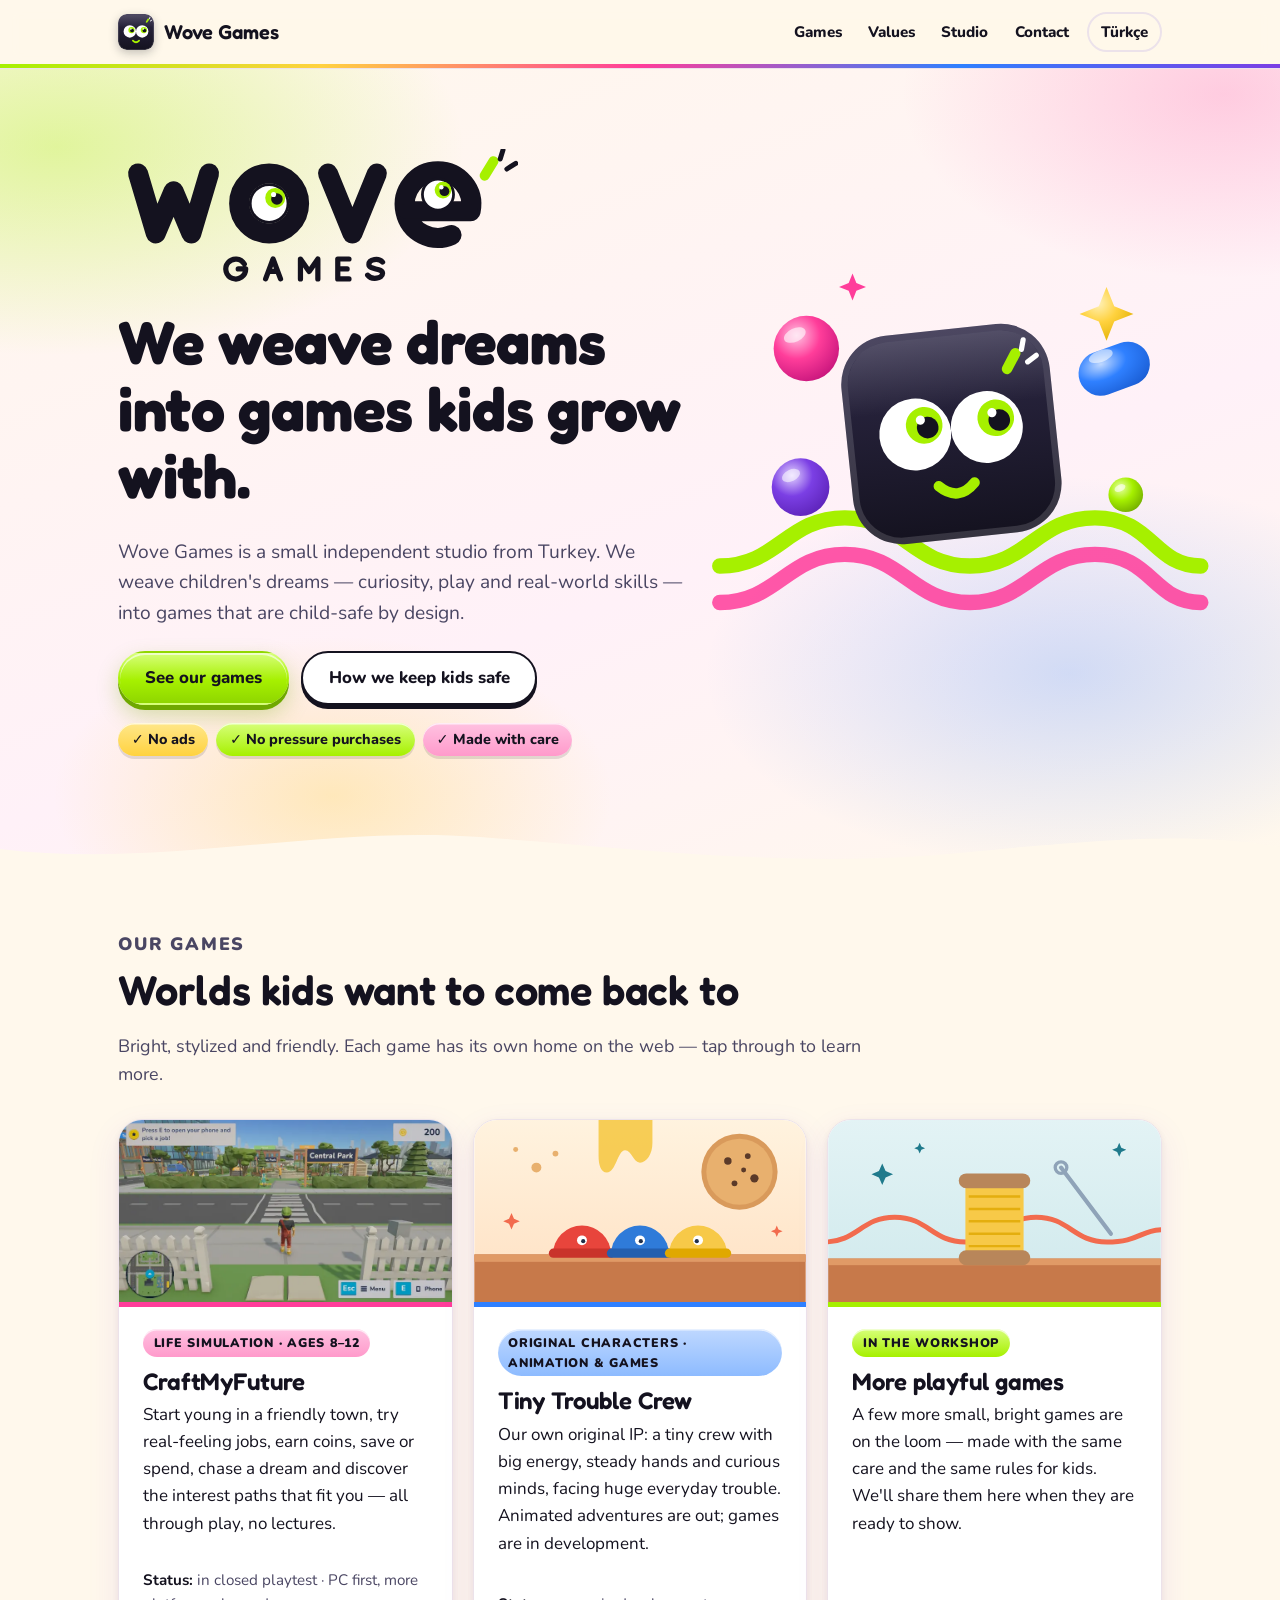
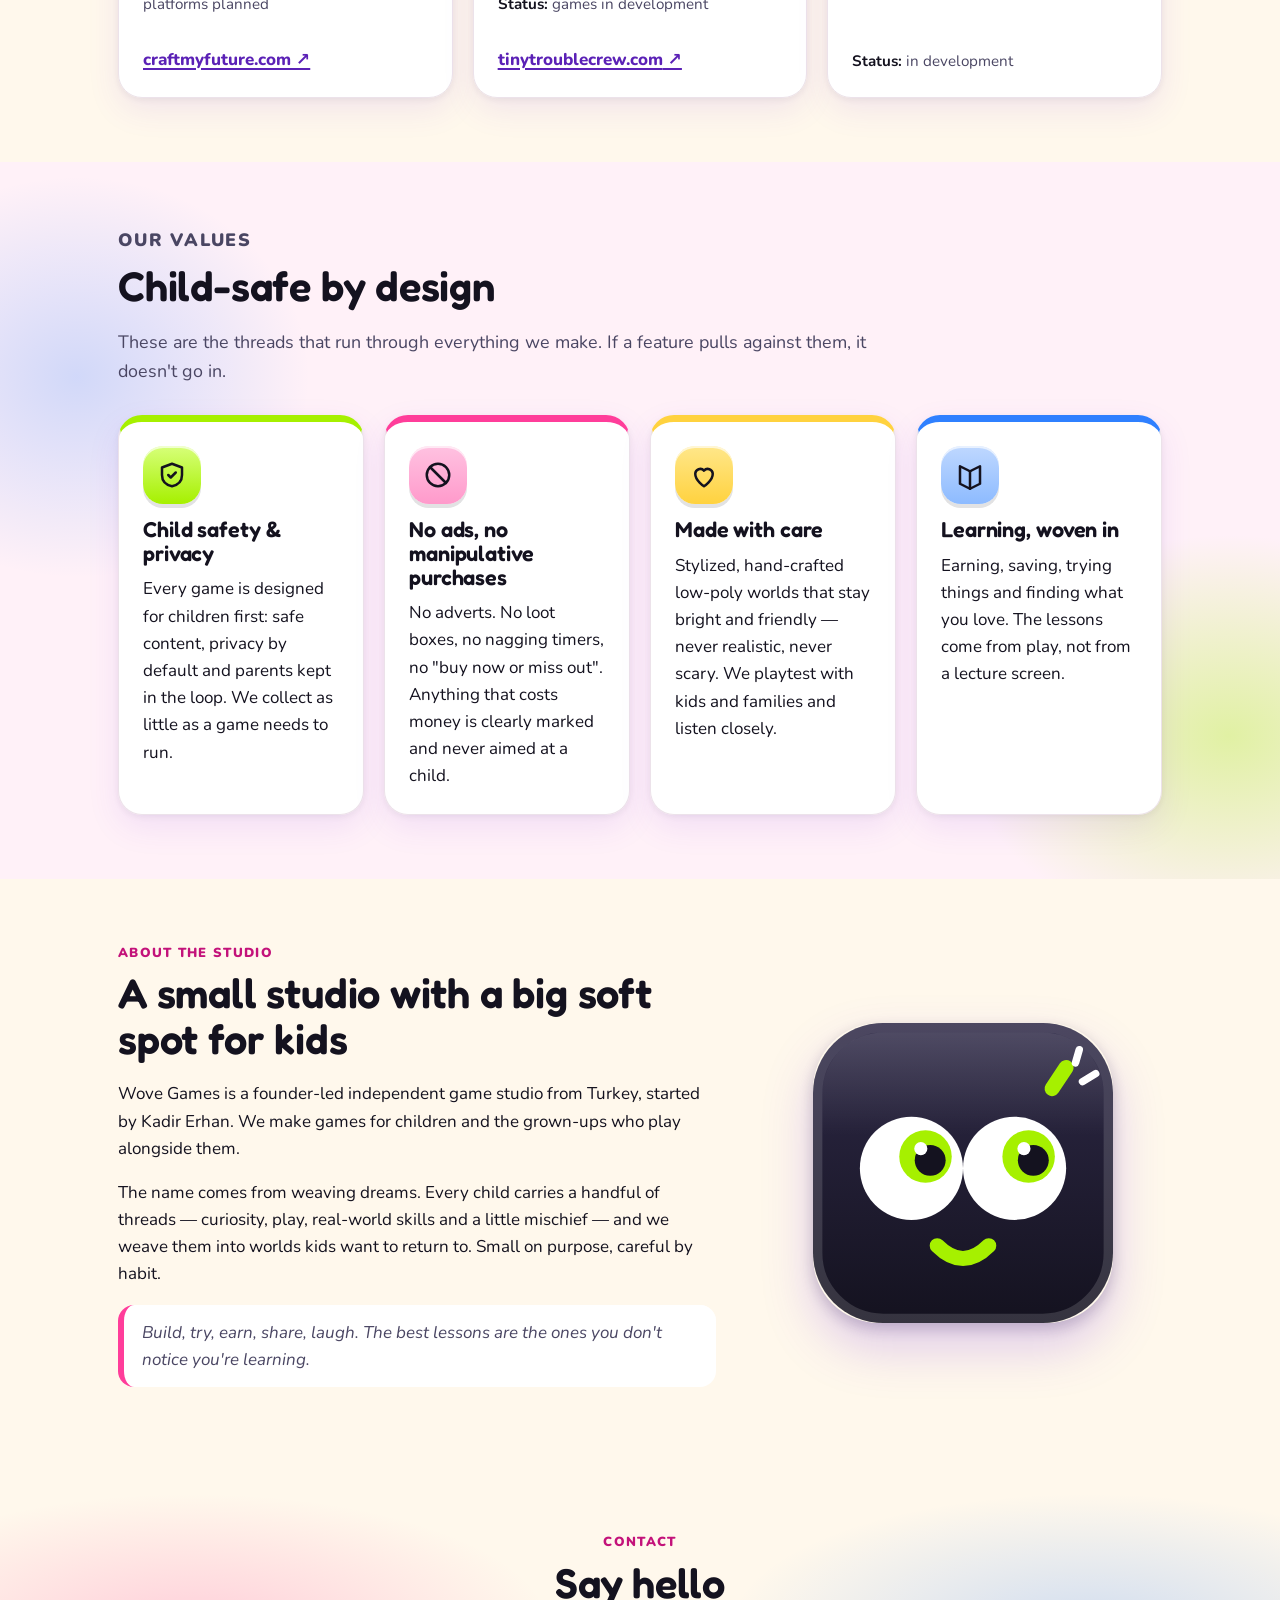
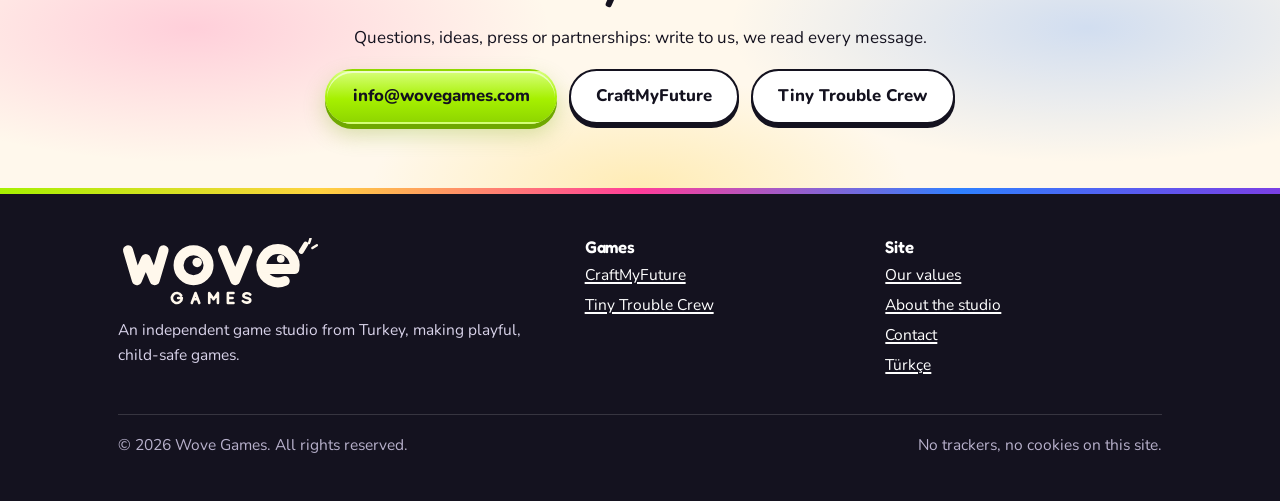
<file: index.html>
<!doctype html>
<html lang="en">
<head>
<meta charset="utf-8">
<meta name="viewport" content="width=device-width, initial-scale=1">
<title>Wove Games — We weave dreams into games</title>
<meta name="description" content="Wove Games is a small independent game studio from Turkey. We make playful, child-safe games such as CraftMyFuture and Tiny Trouble Crew — no ads, no pressure purchases.">
<link rel="canonical" href="https://wovegames.com/">
<link rel="alternate" hreflang="en" href="https://wovegames.com/">
<link rel="alternate" hreflang="tr" href="https://wovegames.com/tr/">
<link rel="alternate" hreflang="x-default" href="https://wovegames.com/">
<meta name="theme-color" content="#A6F000">
<link rel="icon" href="/favicon.svg?v=2" type="image/svg+xml">
<link rel="apple-touch-icon" href="/assets/logo-mark-512.png?v=2">
<meta property="og:type" content="website">
<meta property="og:site_name" content="Wove Games">
<meta property="og:title" content="Wove Games — We weave dreams into games">
<meta property="og:description" content="A small independent game studio from Turkey making child-safe games: CraftMyFuture, Tiny Trouble Crew and more playful games in the workshop.">
<meta property="og:url" content="https://wovegames.com/">
<meta property="og:image" content="https://wovegames.com/assets/og.png?v=2">
<meta property="og:image:width" content="1200">
<meta property="og:image:height" content="630">
<meta property="og:image:alt" content="Wove Games logo: the word wove in chunky rounded letters, the o and the e looking out with cartoon eyes, GAMES written beneath">
<meta property="og:locale" content="en_US">
<meta property="og:locale:alternate" content="tr_TR">
<meta name="twitter:card" content="summary_large_image">
<link rel="preconnect" href="https://fonts.googleapis.com">
<link rel="preconnect" href="https://fonts.gstatic.com" crossorigin>
<link rel="stylesheet" href="https://fonts.googleapis.com/css2?family=Fredoka:wght@600;700&family=Nunito:wght@400;700;800;900&display=swap">
<link rel="stylesheet" href="/assets/css/site.css?v=2">
</head>
<body>
<a class="skip-link" href="#main">Skip to content</a>
<header class="site-header">
 <div class="wrap">
  <a class="brand" href="/"><img src="/assets/logo-mark.svg?v=2" alt="" width="36" height="36">Wove Games</a>
  <nav class="nav" aria-label="Main">
   <ul><li><a href="#games">Games</a></li><li><a href="#values">Values</a></li><li><a href="#studio">Studio</a></li><li><a href="#contact">Contact</a></li></ul>
   <a class="lang" href="/tr/" hreflang="tr" lang="tr">Türkçe</a>
  </nav>
 </div>
</header>

<main id="main">
<section class="hero" aria-labelledby="hero-title">
 <div class="wrap">
  <div>
   <svg class="hero-logo" viewBox="0 0 360 124" role="img" aria-label="Wove Games">
    <g fill="none" stroke="currentColor" stroke-width="18" stroke-linecap="round" stroke-linejoin="round">
     <path d="M18 22l16 54 16-38 16 38 16-54"/><circle cx="136" cy="49" r="27"/><path d="M189 22l22 54 22-54"/>
     <path d="M258.6 56h58.8a30 30 0 1 0-17.2 21.4"/><path d="M258.6 56h58.8" stroke-width="13"/>
    </g>
    <g fill="#fff" stroke="#14121F" stroke-width="2.5"><circle cx="136" cy="49" r="17"/><circle cx="288" cy="41" r="14"/></g>
    <circle cx="141.5" cy="44" r="9" fill="#A6F000"/><circle cx="143" cy="45" r="5.2" fill="#14121F"/><circle cx="140" cy="41" r="2.3" fill="#fff"/>
    <circle cx="292.5" cy="37" r="7.5" fill="#A6F000"/><circle cx="293.8" cy="38" r="4.4" fill="#14121F"/><circle cx="291" cy="34.5" r="2" fill="#fff"/>
    <g fill="none" stroke-linecap="round"><path d="M330 24l8-13" stroke="#A6F000" stroke-width="9"/><path d="M344 9l2.5-8M350 18l8-5" stroke="currentColor" stroke-width="4.5"/></g>
    <g fill="none" stroke="currentColor" stroke-width="4.2" stroke-linecap="round" stroke-linejoin="round" transform="translate(97 99) scale(1.12)">
     <path d="M14.9 4a8 8 0 1 0 1.1 4h-6"/><path d="M32 16l6-16 6 16M34.5 10h7"/><path d="M60 16V0l7 10 7-10v16"/><path d="M99 0h-9v16h9M90 8h7.5"/><path d="M126 2.5c-3-3.5-11-2.5-11 2s11 2.5 11 7-9 5.5-12 1.5"/>
    </g>
   </svg>
   <h1 id="hero-title">We weave dreams into games kids grow with.</h1>
   <p class="lead">Wove Games is a small independent studio from Turkey. We weave children's dreams — curiosity, play and real-world skills — into games that are child-safe by design.</p>
   <div class="hero-actions">
    <a class="btn btn-primary" href="#games">See our games</a>
    <a class="btn btn-outline" href="#values">How we keep kids safe</a>
   </div>
   <ul class="pills" aria-label="Our promises"><li>No ads</li><li>No pressure purchases</li><li>Made with care</li></ul>
  </div>
  <svg class="hero-art" viewBox="0 0 440 400" aria-hidden="true" focusable="false">
   <defs>
    <linearGradient id="art-ink" x1="0" y1="0" x2="0" y2="1"><stop offset="0" stop-color="#2E2947"/><stop offset="1" stop-color="#14121F"/></linearGradient>
    <linearGradient id="art-gloss" x1="0" y1="0" x2="0" y2="1"><stop offset="0" stop-color="#fff" stop-opacity=".18"/><stop offset="1" stop-color="#fff" stop-opacity="0"/></linearGradient>
    <radialGradient id="art-pink" cx=".35" cy=".3" r=".8"><stop offset="0" stop-color="#FFC2E1"/><stop offset=".45" stop-color="#FF3D9A"/><stop offset="1" stop-color="#C3127A"/></radialGradient>
    <radialGradient id="art-blue" cx=".35" cy=".3" r=".8"><stop offset="0" stop-color="#BFD8FF"/><stop offset=".45" stop-color="#2F80FF"/><stop offset="1" stop-color="#1B5FD6"/></radialGradient>
    <radialGradient id="art-sun" cx=".35" cy=".3" r=".8"><stop offset="0" stop-color="#FFF1B8"/><stop offset=".45" stop-color="#FFD23F"/><stop offset="1" stop-color="#E0AE00"/></radialGradient>
    <radialGradient id="art-lime" cx=".35" cy=".3" r=".8"><stop offset="0" stop-color="#E8FFA8"/><stop offset=".45" stop-color="#A6F000"/><stop offset="1" stop-color="#6FA800"/></radialGradient>
    <radialGradient id="art-grape" cx=".35" cy=".3" r=".8"><stop offset="0" stop-color="#E2D2FF"/><stop offset=".45" stop-color="#7B3FE4"/><stop offset="1" stop-color="#5B21B6"/></radialGradient>
   </defs>
   <path d="M-20 318c60 0 70-50 130-50s70 50 130 50 70-50 130-50 60 50 110 50" fill="none" stroke="#A6F000" stroke-width="16" stroke-linecap="round"/>
   <path d="M-20 356c60 0 70-50 130-50s70 50 130 50 70-50 130-50 60 50 110 50" fill="none" stroke="#FF3D9A" stroke-width="16" stroke-linecap="round" opacity=".85"/>
   <g class="drift d3"><circle cx="64" cy="236" r="30" fill="url(#art-grape)"/><ellipse cx="54" cy="224" rx="10" ry="6" fill="#fff" opacity=".55" transform="rotate(-25 54 224)"/></g>
   <g class="drift"><circle cx="70" cy="92" r="34" fill="url(#art-pink)"/><ellipse cx="58" cy="78" rx="12" ry="7" fill="#fff" opacity=".6" transform="rotate(-25 58 78)"/></g>
   <g class="drift d2"><rect x="352" y="90" width="76" height="46" rx="23" fill="url(#art-blue)" transform="rotate(-20 390 113)"/><ellipse cx="376" cy="100" rx="13" ry="6" fill="#fff" opacity=".55" transform="rotate(-20 376 100)"/></g>
   <g class="twinkle"><path d="M382 28l8 20 20 8-20 8-8 20-8-20-20-8 20-8z" fill="url(#art-sun)"/></g>
   <g class="twinkle t2"><circle cx="402" cy="244" r="18" fill="url(#art-lime)"/><ellipse cx="396" cy="237" rx="6" ry="3.5" fill="#fff" opacity=".6" transform="rotate(-25 396 237)"/></g>
   <g class="twinkle"><path d="M118 14l4 10 10 4-10 4-4 10-4-10-10-4 10-4z" fill="#FF3D9A"/></g>
   <g class="bob">
    <g transform="translate(112 72) rotate(-6 109 109) scale(3.4)">
     <rect width="64" height="64" rx="15" fill="url(#art-ink)"/>
     <rect x="1" y="1" width="62" height="62" rx="14" fill="none" stroke="#fff" stroke-opacity=".14" stroke-width="2"/>
     <path d="M15 2h34a13 13 0 0 1 13 13v9H2v-9A13 13 0 0 1 15 2z" fill="url(#art-gloss)"/>
     <g fill="#fff"><circle cx="21" cy="31" r="11"/><circle cx="43" cy="31" r="11"/></g>
     <g fill="#A6F000"><circle cx="24" cy="28.5" r="5.6"/><circle cx="46" cy="28.5" r="5.6"/></g>
     <g fill="#14121F"><circle cx="25" cy="29.3" r="3.3"/><circle cx="47" cy="29.3" r="3.3"/></g>
     <g fill="#fff"><circle cx="23" cy="26.8" r="1.4"/><circle cx="45" cy="26.8" r="1.4"/></g>
     <path d="M26.5 47.5q5.5 5.5 11 0" fill="none" stroke="#A6F000" stroke-width="3.2" stroke-linecap="round"/>
     <g fill="none" stroke-linecap="round"><path d="M51 14l3-4.5" stroke="#A6F000" stroke-width="3.2"/><path d="M56 8.5l.8-2.8M57.5 12.5l2.8-1.7" stroke="#fff" stroke-width="1.6"/></g>
    </g>
   </g>
  </svg>
 </div>
</section>

<section class="section" id="games" aria-labelledby="games-title">
 <div class="wrap">
  <div class="section-head">
   <p class="eyebrow">Our games</p>
   <h2 id="games-title">Worlds kids want to come back to</h2>
   <p>Bright, stylized and friendly. Each game has its own home on the web — tap through to learn more.</p>
  </div>
  <div class="grid grid-3">
   <article class="card game pink">
    <img src="/assets/img/craftmyfuture.webp" srcset="/assets/img/craftmyfuture.webp 800w, /assets/img/craftmyfuture-1600.webp 1600w" sizes="(min-width: 980px) 33vw, (min-width: 640px) 50vw, 100vw" width="1600" height="900" alt="A kid in a green cap standing in front of the park in CraftVille, the town of CraftMyFuture" loading="lazy" decoding="async">
    <div class="game-body">
     <span class="tag">Life simulation · ages 8–12</span>
     <h3>CraftMyFuture</h3>
     <p>Start young in a friendly town, try real-feeling jobs, earn coins, save or spend, chase a dream and discover the interest paths that fit you — all through play, no lectures.</p>
     <p class="status"><strong>Status:</strong> in closed playtest · PC first, more platforms planned</p>
     <p class="cta"><a href="https://craftmyfuture.com" rel="noopener">craftmyfuture.com</a></p>
    </div>
   </article>
   <article class="card game blue">
    <img src="/assets/img/tiny-trouble-crew.svg" width="800" height="450" alt="Three tiny helmets in red, blue and yellow peeking over the edge of a giant kitchen table" loading="lazy" decoding="async">
    <div class="game-body">
     <span class="tag">Original characters · animation &amp; games</span>
     <h3>Tiny Trouble Crew</h3>
     <p>Our own original IP: a tiny crew with big energy, steady hands and curious minds, facing huge everyday trouble. Animated adventures are out; games are in development.</p>
     <p class="status"><strong>Status:</strong> games in development</p>
     <p class="cta"><a href="https://tinytroublecrew.com" rel="noopener">tinytroublecrew.com</a></p>
    </div>
   </article>
   <article class="card game lime">
    <img src="/assets/img/workshop.svg" width="800" height="450" alt="A spool of thread on a workbench with a few sparkles" loading="lazy" decoding="async">
    <div class="game-body">
     <span class="tag">In the workshop</span>
     <h3>More playful games</h3>
     <p>A few more small, bright games are on the loom — made with the same care and the same rules for kids. We'll share them here when they are ready to show.</p>
     <p class="status"><strong>Status:</strong> in development</p>
    </div>
   </article>
  </div>
 </div>
</section>

<section class="section section-tint" id="values" aria-labelledby="values-title">
 <div class="wrap">
  <div class="section-head">
   <p class="eyebrow">Our values</p>
   <h2 id="values-title">Child-safe by design</h2>
   <p>These are the threads that run through everything we make. If a feature pulls against them, it doesn't go in.</p>
  </div>
  <div class="grid grid-4">
   <article class="card value">
    <div class="icon-bubble" aria-hidden="true"><svg viewBox="0 0 24 24" fill="none" stroke="currentColor" stroke-width="2" stroke-linecap="round" stroke-linejoin="round"><path d="M12 3l8 3v6c0 5-3.5 8-8 9-4.5-1-8-4-8-9V6z"/><path d="M9 12l2 2 4-4"/></svg></div>
    <h3>Child safety &amp; privacy</h3>
    <p>Every game is designed for children first: safe content, privacy by default and parents kept in the loop. We collect as little as a game needs to run.</p>
   </article>
   <article class="card value">
    <div class="icon-bubble" aria-hidden="true"><svg viewBox="0 0 24 24" fill="none" stroke="currentColor" stroke-width="2" stroke-linecap="round" stroke-linejoin="round"><circle cx="12" cy="12" r="9"/><path d="M5.6 5.6l12.8 12.8"/></svg></div>
    <h3>No ads, no manipulative purchases</h3>
    <p>No adverts. No loot boxes, no nagging timers, no "buy now or miss out". Anything that costs money is clearly marked and never aimed at a child.</p>
   </article>
   <article class="card value">
    <div class="icon-bubble" aria-hidden="true"><svg viewBox="0 0 24 24" fill="none" stroke="currentColor" stroke-width="2" stroke-linecap="round" stroke-linejoin="round"><path d="M12 21s-7-4.5-7-10a4 4 0 0 1 7-2.5A4 4 0 0 1 19 11c0 5.5-7 10-7 10z"/></svg></div>
    <h3>Made with care</h3>
    <p>Stylized, hand-crafted low-poly worlds that stay bright and friendly — never realistic, never scary. We playtest with kids and families and listen closely.</p>
   </article>
   <article class="card value">
    <div class="icon-bubble" aria-hidden="true"><svg viewBox="0 0 24 24" fill="none" stroke="currentColor" stroke-width="2" stroke-linecap="round" stroke-linejoin="round"><path d="M4 19V5l8 4 8-4v14l-8 4z"/><path d="M12 9v14"/></svg></div>
    <h3>Learning, woven in</h3>
    <p>Earning, saving, trying things and finding what you love. The lessons come from play, not from a lecture screen.</p>
   </article>
  </div>
 </div>
</section>

<section class="section" id="studio" aria-labelledby="studio-title">
 <div class="wrap about">
  <div>
   <p class="eyebrow">About the studio</p>
   <h2 id="studio-title">A small studio with a big soft spot for kids</h2>
   <p>Wove Games is a founder-led independent game studio from Turkey, started by Kadir Erhan. We make games for children and the grown-ups who play alongside them.</p>
   <p>The name comes from weaving dreams. Every child carries a handful of threads — curiosity, play, real-world skills and a little mischief — and we weave them into worlds kids want to return to. Small on purpose, careful by habit.</p>
   <p class="weave-note">Build, try, earn, share, laugh. The best lessons are the ones you don't notice you're learning.</p>
  </div>
  <img class="about-mark" src="/assets/logo-mark.svg?v=2" alt="The Wove Games mark: a dark rounded square with two big cartoon eyes with lime irises and a small lime smile" width="300" height="300" loading="lazy">
 </div>
</section>

<section class="section section-candy contact" id="contact" aria-labelledby="contact-title">
 <div class="wrap">
  <p class="eyebrow">Contact</p>
  <h2 id="contact-title">Say hello</h2>
  <p>Questions, ideas, press or partnerships: write to us, we read every message.</p>
  <div class="links">
   <a class="btn btn-primary" href="mailto:info@wovegames.com">info@wovegames.com</a>
   <a class="btn btn-outline" href="https://craftmyfuture.com" rel="noopener">CraftMyFuture</a>
   <a class="btn btn-outline" href="https://tinytroublecrew.com" rel="noopener">Tiny Trouble Crew</a>
  </div>
 </div>
</section>
</main>

<footer class="site-footer">
 <div class="wrap">
  <div class="footer-grid">
   <div>
    <svg class="footer-logo" viewBox="0 0 360 124" role="img" aria-label="Wove Games">
     <g fill="none" stroke="currentColor" stroke-width="18" stroke-linecap="round" stroke-linejoin="round">
      <path d="M18 22l16 54 16-38 16 38 16-54"/><circle cx="136" cy="49" r="27"/><path d="M189 22l22 54 22-54"/>
      <path d="M258.6 56h58.8a30 30 0 1 0-17.2 21.4"/><path d="M258.6 56h58.8" stroke-width="13"/>
     </g>
     <g fill="currentColor"><circle cx="142.5" cy="44" r="8.5"/><circle cx="293" cy="37.5" r="7"/></g>
     <g fill="none" stroke="currentColor" stroke-linecap="round"><path d="M330 24l8-13" stroke-width="9"/><path d="M344 9l2.5-8M350 18l8-5" stroke-width="4.5"/></g>
     <g fill="none" stroke="currentColor" stroke-width="4.2" stroke-linecap="round" stroke-linejoin="round" transform="translate(97 99) scale(1.12)">
      <path d="M14.9 4a8 8 0 1 0 1.1 4h-6"/><path d="M32 16l6-16 6 16M34.5 10h7"/><path d="M60 16V0l7 10 7-10v16"/><path d="M99 0h-9v16h9M90 8h7.5"/><path d="M126 2.5c-3-3.5-11-2.5-11 2s11 2.5 11 7-9 5.5-12 1.5"/>
     </g>
    </svg>
    <p>An independent game studio from Turkey, making playful, child-safe games.</p>
   </div>
   <div>
    <h2>Games</h2>
    <ul>
     <li><a href="https://craftmyfuture.com" rel="noopener">CraftMyFuture</a></li>
     <li><a href="https://tinytroublecrew.com" rel="noopener">Tiny Trouble Crew</a></li>
    </ul>
   </div>
   <div>
    <h2>Site</h2>
    <ul>
     <li><a href="#values">Our values</a></li>
     <li><a href="#studio">About the studio</a></li>
     <li><a href="#contact">Contact</a></li>
     <li><a href="/tr/" hreflang="tr" lang="tr">Türkçe</a></li>
    </ul>
   </div>
  </div>
  <p class="copyright"><span>© 2026 Wove Games. All rights reserved.</span><span>No trackers, no cookies on this site.</span></p>
 </div>
</footer>
</body>
</html>
</file>
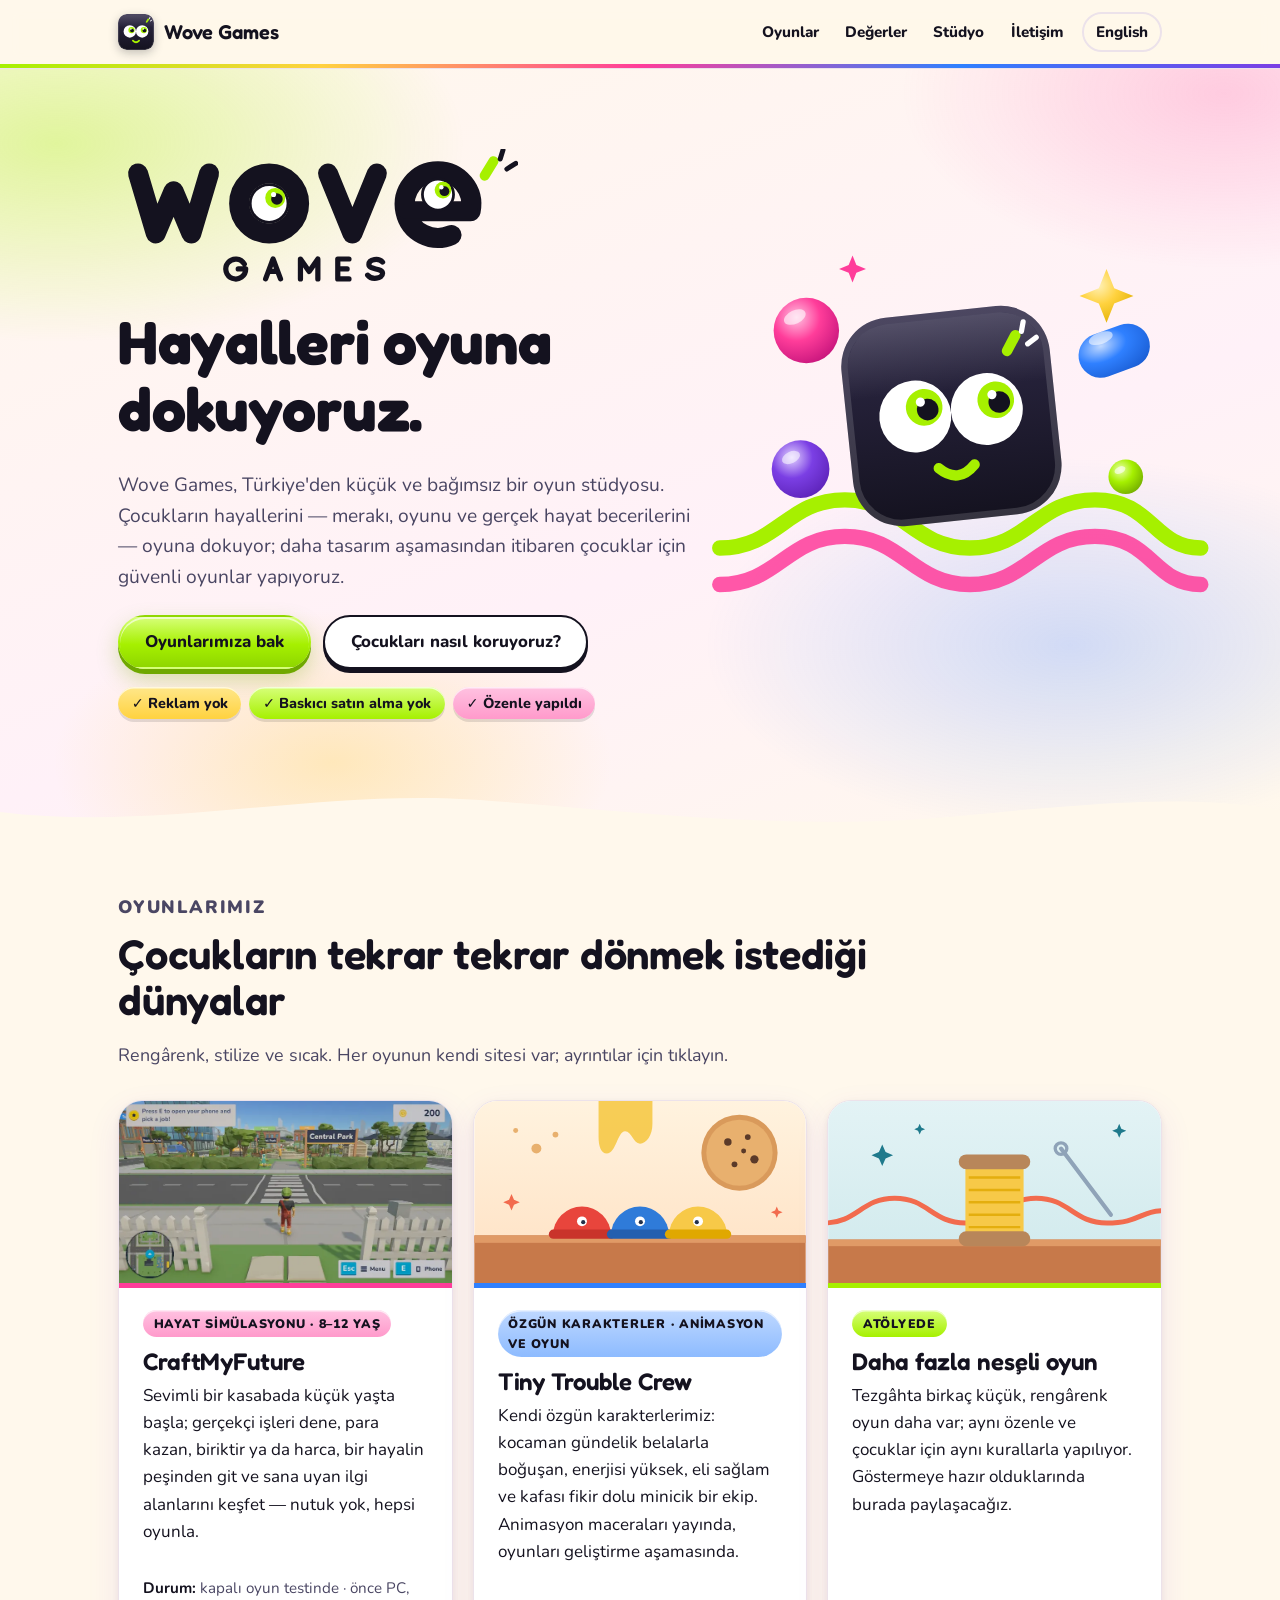
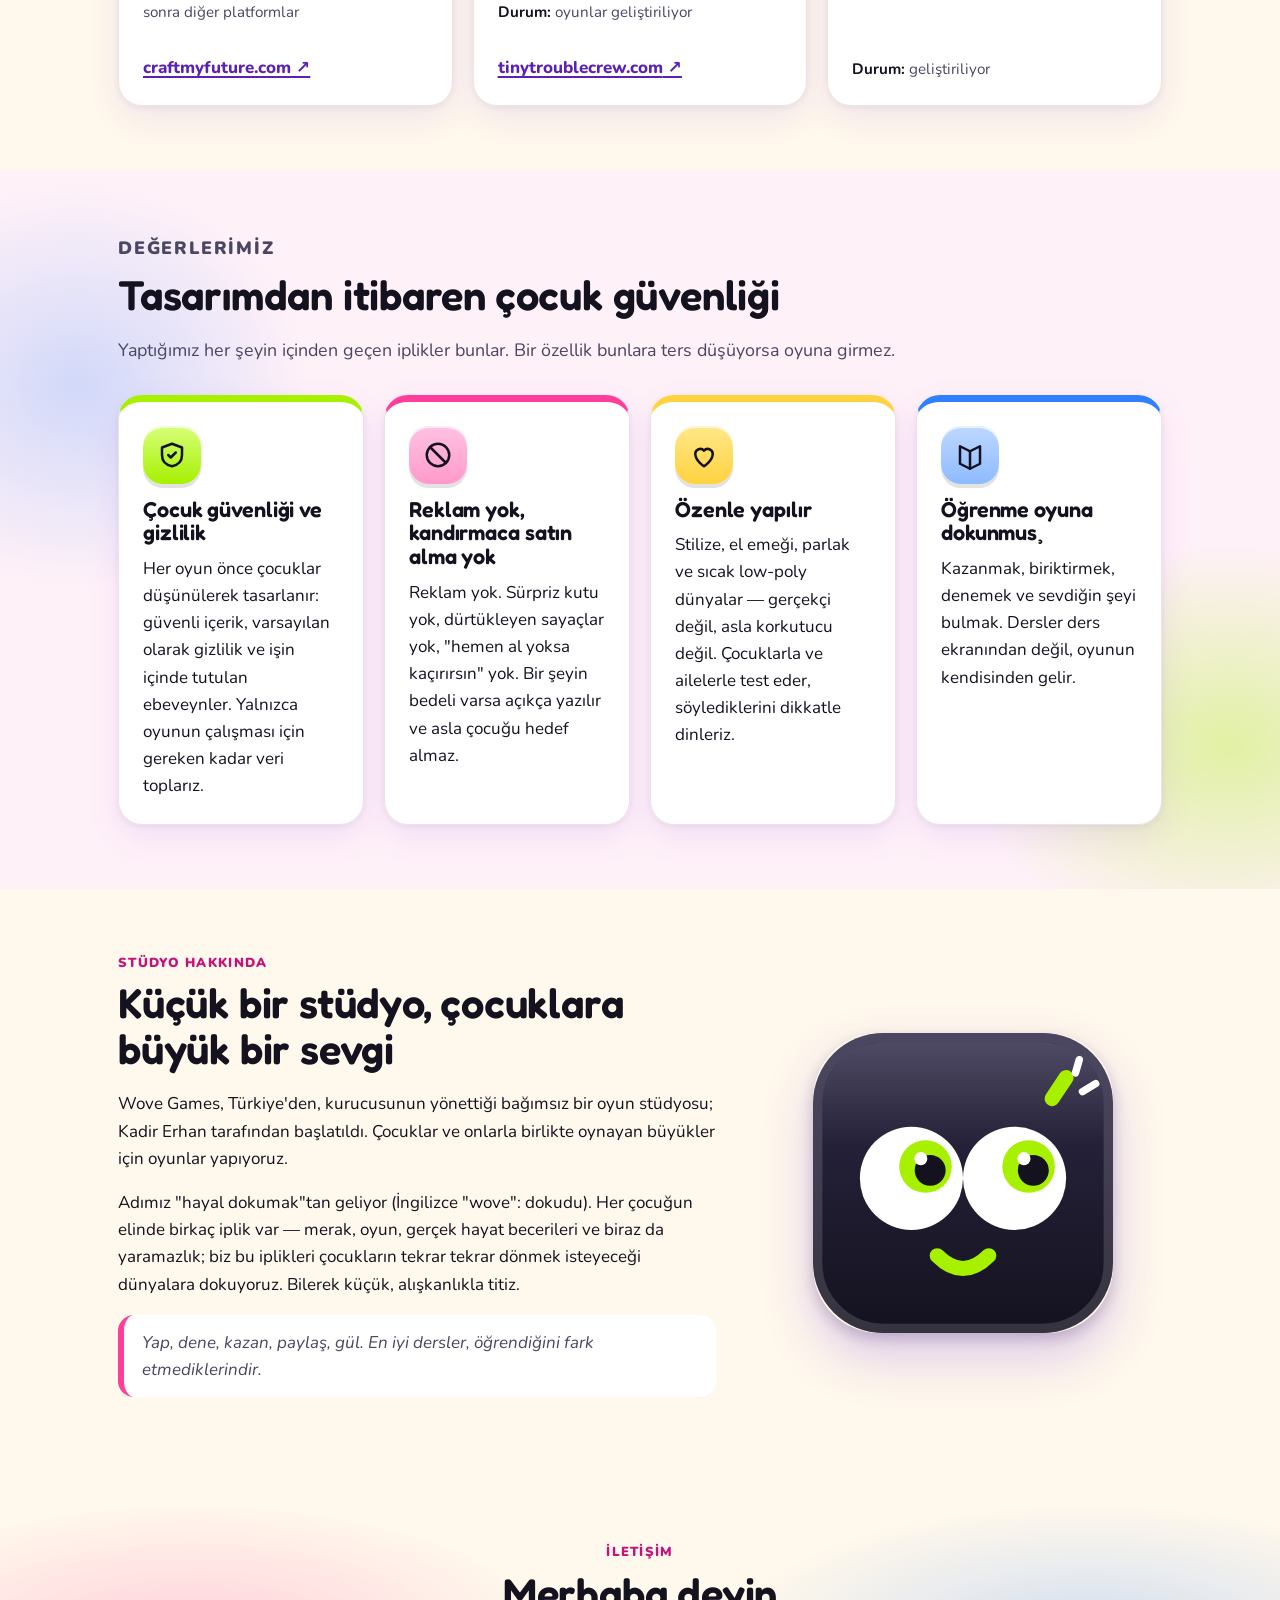
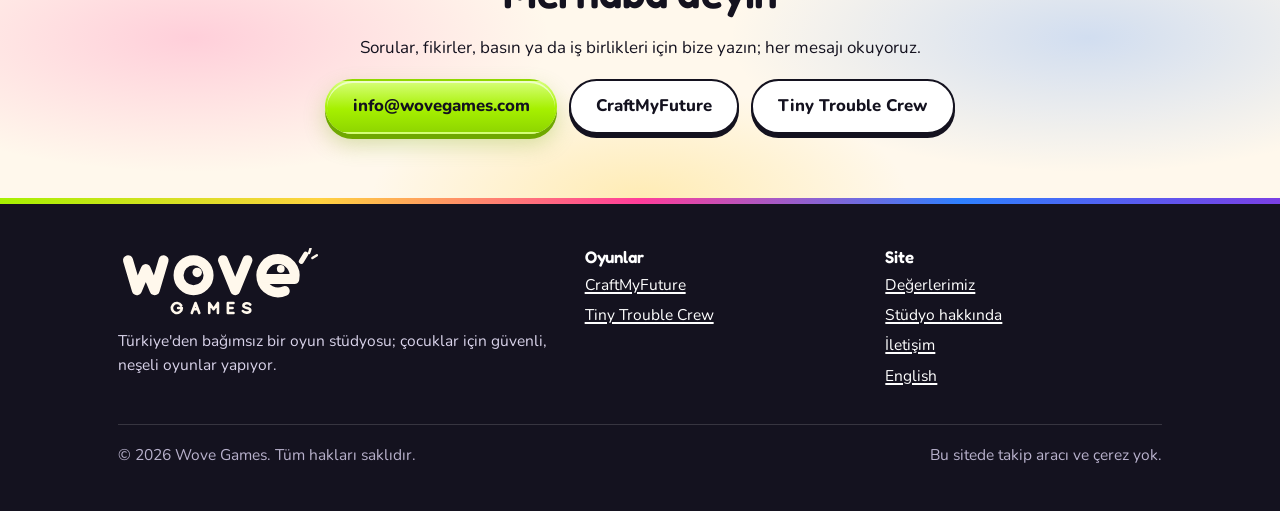
<file: tr/index.html>
<!doctype html>
<html lang="tr">
<head>
<meta charset="utf-8">
<meta name="viewport" content="width=device-width, initial-scale=1">
<title>Wove Games — Hayalleri oyuna dokuyoruz</title>
<meta name="description" content="Wove Games, Türkiye'den küçük ve bağımsız bir oyun stüdyosu. CraftMyFuture ve Tiny Trouble Crew gibi çocuklar için güvenli, neşeli oyunlar yapıyoruz — reklam yok, baskıcı satın alma yok.">
<link rel="canonical" href="https://wovegames.com/tr/">
<link rel="alternate" hreflang="en" href="https://wovegames.com/">
<link rel="alternate" hreflang="tr" href="https://wovegames.com/tr/">
<link rel="alternate" hreflang="x-default" href="https://wovegames.com/">
<meta name="theme-color" content="#A6F000">
<link rel="icon" href="/favicon.svg?v=2" type="image/svg+xml">
<link rel="apple-touch-icon" href="/assets/logo-mark-512.png?v=2">
<meta property="og:type" content="website">
<meta property="og:site_name" content="Wove Games">
<meta property="og:title" content="Wove Games — Hayalleri oyuna dokuyoruz">
<meta property="og:description" content="Türkiye'den küçük ve bağımsız bir oyun stüdyosu: CraftMyFuture, Tiny Trouble Crew ve atölyede hazırlanan başka neşeli oyunlar.">
<meta property="og:url" content="https://wovegames.com/tr/">
<meta property="og:image" content="https://wovegames.com/assets/og.png?v=2">
<meta property="og:image:width" content="1200">
<meta property="og:image:height" content="630">
<meta property="og:image:alt" content="Wove Games logosu: tombul, yuvarlak harflerle yazılmış wove kelimesi; o ve e harflerinden çizgi film gözleri bakıyor, altında GAMES yazıyor">
<meta property="og:locale" content="tr_TR">
<meta property="og:locale:alternate" content="en_US">
<meta name="twitter:card" content="summary_large_image">
<link rel="preconnect" href="https://fonts.googleapis.com">
<link rel="preconnect" href="https://fonts.gstatic.com" crossorigin>
<link rel="stylesheet" href="https://fonts.googleapis.com/css2?family=Fredoka:wght@600;700&family=Nunito:wght@400;700;800;900&display=swap">
<link rel="stylesheet" href="/assets/css/site.css?v=2">
</head>
<body>
<a class="skip-link" href="#main">İçeriğe geç</a>
<header class="site-header">
 <div class="wrap">
  <a class="brand" href="/tr/"><img src="/assets/logo-mark.svg?v=2" alt="" width="36" height="36">Wove Games</a>
  <nav class="nav" aria-label="Ana menü">
   <ul><li><a href="#games">Oyunlar</a></li><li><a href="#values">Değerler</a></li><li><a href="#studio">Stüdyo</a></li><li><a href="#contact">İletişim</a></li></ul>
   <a class="lang" href="/" hreflang="en" lang="en">English</a>
  </nav>
 </div>
</header>

<main id="main">
<section class="hero" aria-labelledby="hero-title">
 <div class="wrap">
  <div>
   <svg class="hero-logo" viewBox="0 0 360 124" role="img" aria-label="Wove Games">
    <g fill="none" stroke="currentColor" stroke-width="18" stroke-linecap="round" stroke-linejoin="round">
     <path d="M18 22l16 54 16-38 16 38 16-54"/><circle cx="136" cy="49" r="27"/><path d="M189 22l22 54 22-54"/>
     <path d="M258.6 56h58.8a30 30 0 1 0-17.2 21.4"/><path d="M258.6 56h58.8" stroke-width="13"/>
    </g>
    <g fill="#fff" stroke="#14121F" stroke-width="2.5"><circle cx="136" cy="49" r="17"/><circle cx="288" cy="41" r="14"/></g>
    <circle cx="141.5" cy="44" r="9" fill="#A6F000"/><circle cx="143" cy="45" r="5.2" fill="#14121F"/><circle cx="140" cy="41" r="2.3" fill="#fff"/>
    <circle cx="292.5" cy="37" r="7.5" fill="#A6F000"/><circle cx="293.8" cy="38" r="4.4" fill="#14121F"/><circle cx="291" cy="34.5" r="2" fill="#fff"/>
    <g fill="none" stroke-linecap="round"><path d="M330 24l8-13" stroke="#A6F000" stroke-width="9"/><path d="M344 9l2.5-8M350 18l8-5" stroke="currentColor" stroke-width="4.5"/></g>
    <g fill="none" stroke="currentColor" stroke-width="4.2" stroke-linecap="round" stroke-linejoin="round" transform="translate(97 99) scale(1.12)">
     <path d="M14.9 4a8 8 0 1 0 1.1 4h-6"/><path d="M32 16l6-16 6 16M34.5 10h7"/><path d="M60 16V0l7 10 7-10v16"/><path d="M99 0h-9v16h9M90 8h7.5"/><path d="M126 2.5c-3-3.5-11-2.5-11 2s11 2.5 11 7-9 5.5-12 1.5"/>
    </g>
   </svg>
   <h1 id="hero-title">Hayalleri oyuna dokuyoruz.</h1>
   <p class="lead">Wove Games, Türkiye'den küçük ve bağımsız bir oyun stüdyosu. Çocukların hayallerini — merakı, oyunu ve gerçek hayat becerilerini — oyuna dokuyor; daha tasarım aşamasından itibaren çocuklar için güvenli oyunlar yapıyoruz.</p>
   <div class="hero-actions">
    <a class="btn btn-primary" href="#games">Oyunlarımıza bak</a>
    <a class="btn btn-outline" href="#values">Çocukları nasıl koruyoruz?</a>
   </div>
   <ul class="pills" aria-label="Sözlerimiz"><li>Reklam yok</li><li>Baskıcı satın alma yok</li><li>Özenle yapıldı</li></ul>
  </div>
  <svg class="hero-art" viewBox="0 0 440 400" aria-hidden="true" focusable="false">
   <defs>
    <linearGradient id="art-ink" x1="0" y1="0" x2="0" y2="1"><stop offset="0" stop-color="#2E2947"/><stop offset="1" stop-color="#14121F"/></linearGradient>
    <linearGradient id="art-gloss" x1="0" y1="0" x2="0" y2="1"><stop offset="0" stop-color="#fff" stop-opacity=".18"/><stop offset="1" stop-color="#fff" stop-opacity="0"/></linearGradient>
    <radialGradient id="art-pink" cx=".35" cy=".3" r=".8"><stop offset="0" stop-color="#FFC2E1"/><stop offset=".45" stop-color="#FF3D9A"/><stop offset="1" stop-color="#C3127A"/></radialGradient>
    <radialGradient id="art-blue" cx=".35" cy=".3" r=".8"><stop offset="0" stop-color="#BFD8FF"/><stop offset=".45" stop-color="#2F80FF"/><stop offset="1" stop-color="#1B5FD6"/></radialGradient>
    <radialGradient id="art-sun" cx=".35" cy=".3" r=".8"><stop offset="0" stop-color="#FFF1B8"/><stop offset=".45" stop-color="#FFD23F"/><stop offset="1" stop-color="#E0AE00"/></radialGradient>
    <radialGradient id="art-lime" cx=".35" cy=".3" r=".8"><stop offset="0" stop-color="#E8FFA8"/><stop offset=".45" stop-color="#A6F000"/><stop offset="1" stop-color="#6FA800"/></radialGradient>
    <radialGradient id="art-grape" cx=".35" cy=".3" r=".8"><stop offset="0" stop-color="#E2D2FF"/><stop offset=".45" stop-color="#7B3FE4"/><stop offset="1" stop-color="#5B21B6"/></radialGradient>
   </defs>
   <path d="M-20 318c60 0 70-50 130-50s70 50 130 50 70-50 130-50 60 50 110 50" fill="none" stroke="#A6F000" stroke-width="16" stroke-linecap="round"/>
   <path d="M-20 356c60 0 70-50 130-50s70 50 130 50 70-50 130-50 60 50 110 50" fill="none" stroke="#FF3D9A" stroke-width="16" stroke-linecap="round" opacity=".85"/>
   <g class="drift d3"><circle cx="64" cy="236" r="30" fill="url(#art-grape)"/><ellipse cx="54" cy="224" rx="10" ry="6" fill="#fff" opacity=".55" transform="rotate(-25 54 224)"/></g>
   <g class="drift"><circle cx="70" cy="92" r="34" fill="url(#art-pink)"/><ellipse cx="58" cy="78" rx="12" ry="7" fill="#fff" opacity=".6" transform="rotate(-25 58 78)"/></g>
   <g class="drift d2"><rect x="352" y="90" width="76" height="46" rx="23" fill="url(#art-blue)" transform="rotate(-20 390 113)"/><ellipse cx="376" cy="100" rx="13" ry="6" fill="#fff" opacity=".55" transform="rotate(-20 376 100)"/></g>
   <g class="twinkle"><path d="M382 28l8 20 20 8-20 8-8 20-8-20-20-8 20-8z" fill="url(#art-sun)"/></g>
   <g class="twinkle t2"><circle cx="402" cy="244" r="18" fill="url(#art-lime)"/><ellipse cx="396" cy="237" rx="6" ry="3.5" fill="#fff" opacity=".6" transform="rotate(-25 396 237)"/></g>
   <g class="twinkle"><path d="M118 14l4 10 10 4-10 4-4 10-4-10-10-4 10-4z" fill="#FF3D9A"/></g>
   <g class="bob">
    <g transform="translate(112 72) rotate(-6 109 109) scale(3.4)">
     <rect width="64" height="64" rx="15" fill="url(#art-ink)"/>
     <rect x="1" y="1" width="62" height="62" rx="14" fill="none" stroke="#fff" stroke-opacity=".14" stroke-width="2"/>
     <path d="M15 2h34a13 13 0 0 1 13 13v9H2v-9A13 13 0 0 1 15 2z" fill="url(#art-gloss)"/>
     <g fill="#fff"><circle cx="21" cy="31" r="11"/><circle cx="43" cy="31" r="11"/></g>
     <g fill="#A6F000"><circle cx="24" cy="28.5" r="5.6"/><circle cx="46" cy="28.5" r="5.6"/></g>
     <g fill="#14121F"><circle cx="25" cy="29.3" r="3.3"/><circle cx="47" cy="29.3" r="3.3"/></g>
     <g fill="#fff"><circle cx="23" cy="26.8" r="1.4"/><circle cx="45" cy="26.8" r="1.4"/></g>
     <path d="M26.5 47.5q5.5 5.5 11 0" fill="none" stroke="#A6F000" stroke-width="3.2" stroke-linecap="round"/>
     <g fill="none" stroke-linecap="round"><path d="M51 14l3-4.5" stroke="#A6F000" stroke-width="3.2"/><path d="M56 8.5l.8-2.8M57.5 12.5l2.8-1.7" stroke="#fff" stroke-width="1.6"/></g>
    </g>
   </g>
  </svg>
 </div>
</section>

<section class="section" id="games" aria-labelledby="games-title">
 <div class="wrap">
  <div class="section-head">
   <p class="eyebrow">Oyunlarımız</p>
   <h2 id="games-title">Çocukların tekrar tekrar dönmek istediği dünyalar</h2>
   <p>Rengârenk, stilize ve sıcak. Her oyunun kendi sitesi var; ayrıntılar için tıklayın.</p>
  </div>
  <div class="grid grid-3">
   <article class="card game pink">
    <img src="/assets/img/craftmyfuture.webp" srcset="/assets/img/craftmyfuture.webp 800w, /assets/img/craftmyfuture-1600.webp 1600w" sizes="(min-width: 980px) 33vw, (min-width: 640px) 50vw, 100vw" width="1600" height="900" alt="CraftMyFuture'ın kasabası CraftVille'de parkın önünde duran yeşil şapkalı bir çocuk" loading="lazy" decoding="async">
    <div class="game-body">
     <span class="tag">Hayat simülasyonu · 8–12 yaş</span>
     <h3>CraftMyFuture</h3>
     <p>Sevimli bir kasabada küçük yaşta başla; gerçekçi işleri dene, para kazan, biriktir ya da harca, bir hayalin peşinden git ve sana uyan ilgi alanlarını keşfet — nutuk yok, hepsi oyunla.</p>
     <p class="status"><strong>Durum:</strong> kapalı oyun testinde · önce PC, sonra diğer platformlar</p>
     <p class="cta"><a href="https://craftmyfuture.com/tr/" rel="noopener">craftmyfuture.com</a></p>
    </div>
   </article>
   <article class="card game blue">
    <img src="/assets/img/tiny-trouble-crew.svg" width="800" height="450" alt="Kocaman bir mutfak masasının kenarından bakan kırmızı, mavi ve sarı üç minik kask" loading="lazy" decoding="async">
    <div class="game-body">
     <span class="tag">Özgün karakterler · animasyon ve oyun</span>
     <h3>Tiny Trouble Crew</h3>
     <p>Kendi özgün karakterlerimiz: kocaman gündelik belalarla boğuşan, enerjisi yüksek, eli sağlam ve kafası fikir dolu minicik bir ekip. Animasyon maceraları yayında, oyunları geliştirme aşamasında.</p>
     <p class="status"><strong>Durum:</strong> oyunlar geliştiriliyor</p>
     <p class="cta"><a href="https://tinytroublecrew.com/tr/" rel="noopener">tinytroublecrew.com</a></p>
    </div>
   </article>
   <article class="card game lime">
    <img src="/assets/img/workshop.svg" width="800" height="450" alt="Çalışma tezgâhında bir iplik makarası ve birkaç parıltı" loading="lazy" decoding="async">
    <div class="game-body">
     <span class="tag">Atölyede</span>
     <h3>Daha fazla neşeli oyun</h3>
     <p>Tezgâhta birkaç küçük, rengârenk oyun daha var; aynı özenle ve çocuklar için aynı kurallarla yapılıyor. Göstermeye hazır olduklarında burada paylaşacağız.</p>
     <p class="status"><strong>Durum:</strong> geliştiriliyor</p>
    </div>
   </article>
  </div>
 </div>
</section>

<section class="section section-tint" id="values" aria-labelledby="values-title">
 <div class="wrap">
  <div class="section-head">
   <p class="eyebrow">Değerlerimiz</p>
   <h2 id="values-title">Tasarımdan itibaren çocuk güvenliği</h2>
   <p>Yaptığımız her şeyin içinden geçen iplikler bunlar. Bir özellik bunlara ters düşüyorsa oyuna girmez.</p>
  </div>
  <div class="grid grid-4">
   <article class="card value">
    <div class="icon-bubble" aria-hidden="true"><svg viewBox="0 0 24 24" fill="none" stroke="currentColor" stroke-width="2" stroke-linecap="round" stroke-linejoin="round"><path d="M12 3l8 3v6c0 5-3.5 8-8 9-4.5-1-8-4-8-9V6z"/><path d="M9 12l2 2 4-4"/></svg></div>
    <h3>Çocuk güvenliği ve gizlilik</h3>
    <p>Her oyun önce çocuklar düşünülerek tasarlanır: güvenli içerik, varsayılan olarak gizlilik ve işin içinde tutulan ebeveynler. Yalnızca oyunun çalışması için gereken kadar veri toplarız.</p>
   </article>
   <article class="card value">
    <div class="icon-bubble" aria-hidden="true"><svg viewBox="0 0 24 24" fill="none" stroke="currentColor" stroke-width="2" stroke-linecap="round" stroke-linejoin="round"><circle cx="12" cy="12" r="9"/><path d="M5.6 5.6l12.8 12.8"/></svg></div>
    <h3>Reklam yok, kandırmaca satın alma yok</h3>
    <p>Reklam yok. Sürpriz kutu yok, dürtükleyen sayaçlar yok, "hemen al yoksa kaçırırsın" yok. Bir şeyin bedeli varsa açıkça yazılır ve asla çocuğu hedef almaz.</p>
   </article>
   <article class="card value">
    <div class="icon-bubble" aria-hidden="true"><svg viewBox="0 0 24 24" fill="none" stroke="currentColor" stroke-width="2" stroke-linecap="round" stroke-linejoin="round"><path d="M12 21s-7-4.5-7-10a4 4 0 0 1 7-2.5A4 4 0 0 1 19 11c0 5.5-7 10-7 10z"/></svg></div>
    <h3>Özenle yapılır</h3>
    <p>Stilize, el emeği, parlak ve sıcak low-poly dünyalar — gerçekçi değil, asla korkutucu değil. Çocuklarla ve ailelerle test eder, söylediklerini dikkatle dinleriz.</p>
   </article>
   <article class="card value">
    <div class="icon-bubble" aria-hidden="true"><svg viewBox="0 0 24 24" fill="none" stroke="currentColor" stroke-width="2" stroke-linecap="round" stroke-linejoin="round"><path d="M4 19V5l8 4 8-4v14l-8 4z"/><path d="M12 9v14"/></svg></div>
    <h3>Öğrenme oyuna dokunmuş</h3>
    <p>Kazanmak, biriktirmek, denemek ve sevdiğin şeyi bulmak. Dersler ders ekranından değil, oyunun kendisinden gelir.</p>
   </article>
  </div>
 </div>
</section>

<section class="section" id="studio" aria-labelledby="studio-title">
 <div class="wrap about">
  <div>
   <p class="eyebrow">Stüdyo hakkında</p>
   <h2 id="studio-title">Küçük bir stüdyo, çocuklara büyük bir sevgi</h2>
   <p>Wove Games, Türkiye'den, kurucusunun yönettiği bağımsız bir oyun stüdyosu; Kadir Erhan tarafından başlatıldı. Çocuklar ve onlarla birlikte oynayan büyükler için oyunlar yapıyoruz.</p>
   <p>Adımız "hayal dokumak"tan geliyor (İngilizce "wove": dokudu). Her çocuğun elinde birkaç iplik var — merak, oyun, gerçek hayat becerileri ve biraz da yaramazlık; biz bu iplikleri çocukların tekrar tekrar dönmek isteyeceği dünyalara dokuyoruz. Bilerek küçük, alışkanlıkla titiz.</p>
   <p class="weave-note">Yap, dene, kazan, paylaş, gül. En iyi dersler, öğrendiğini fark etmediklerindir.</p>
  </div>
  <img class="about-mark" src="/assets/logo-mark.svg?v=2" alt="Wove Games işareti: koyu, köşeleri yuvarlatılmış bir karede fıstık yeşili irisli iki kocaman çizgi film gözü ve küçük fıstık yeşili bir gülümseme" width="300" height="300" loading="lazy">
 </div>
</section>

<section class="section section-candy contact" id="contact" aria-labelledby="contact-title">
 <div class="wrap">
  <p class="eyebrow">İletişim</p>
  <h2 id="contact-title">Merhaba deyin</h2>
  <p>Sorular, fikirler, basın ya da iş birlikleri için bize yazın; her mesajı okuyoruz.</p>
  <div class="links">
   <a class="btn btn-primary" href="mailto:info@wovegames.com">info@wovegames.com</a>
   <a class="btn btn-outline" href="https://craftmyfuture.com/tr/" rel="noopener">CraftMyFuture</a>
   <a class="btn btn-outline" href="https://tinytroublecrew.com/tr/" rel="noopener">Tiny Trouble Crew</a>
  </div>
 </div>
</section>
</main>

<footer class="site-footer">
 <div class="wrap">
  <div class="footer-grid">
   <div>
    <svg class="footer-logo" viewBox="0 0 360 124" role="img" aria-label="Wove Games">
     <g fill="none" stroke="currentColor" stroke-width="18" stroke-linecap="round" stroke-linejoin="round">
      <path d="M18 22l16 54 16-38 16 38 16-54"/><circle cx="136" cy="49" r="27"/><path d="M189 22l22 54 22-54"/>
      <path d="M258.6 56h58.8a30 30 0 1 0-17.2 21.4"/><path d="M258.6 56h58.8" stroke-width="13"/>
     </g>
     <g fill="currentColor"><circle cx="142.5" cy="44" r="8.5"/><circle cx="293" cy="37.5" r="7"/></g>
     <g fill="none" stroke="currentColor" stroke-linecap="round"><path d="M330 24l8-13" stroke-width="9"/><path d="M344 9l2.5-8M350 18l8-5" stroke-width="4.5"/></g>
     <g fill="none" stroke="currentColor" stroke-width="4.2" stroke-linecap="round" stroke-linejoin="round" transform="translate(97 99) scale(1.12)">
      <path d="M14.9 4a8 8 0 1 0 1.1 4h-6"/><path d="M32 16l6-16 6 16M34.5 10h7"/><path d="M60 16V0l7 10 7-10v16"/><path d="M99 0h-9v16h9M90 8h7.5"/><path d="M126 2.5c-3-3.5-11-2.5-11 2s11 2.5 11 7-9 5.5-12 1.5"/>
     </g>
    </svg>
    <p>Türkiye'den bağımsız bir oyun stüdyosu; çocuklar için güvenli, neşeli oyunlar yapıyor.</p>
   </div>
   <div>
    <h2>Oyunlar</h2>
    <ul>
     <li><a href="https://craftmyfuture.com/tr/" rel="noopener">CraftMyFuture</a></li>
     <li><a href="https://tinytroublecrew.com/tr/" rel="noopener">Tiny Trouble Crew</a></li>
    </ul>
   </div>
   <div>
    <h2>Site</h2>
    <ul>
     <li><a href="#values">Değerlerimiz</a></li>
     <li><a href="#studio">Stüdyo hakkında</a></li>
     <li><a href="#contact">İletişim</a></li>
     <li><a href="/" hreflang="en" lang="en">English</a></li>
    </ul>
   </div>
  </div>
  <p class="copyright"><span>© 2026 Wove Games. Tüm hakları saklıdır.</span><span>Bu sitede takip aracı ve çerez yok.</span></p>
 </div>
</footer>
</body>
</html>
</file>
<file: assets/css/site.css>
/* Wove Games — one stylesheet, mobile first, no build step.
   "Jelly" look: candy colours (lime, pink, blue, sun, grape) on cream / deep ink,
   glossy surfaces, soft blobs, gentle CSS-only motion (off under reduced motion). */
:root {
  --ink: #14121F;
  --ink-soft: #4A4663;
  --bg: #FFF8EC;
  --bg-2: #FFF1F8;
  --surface: #FFFFFF;
  --surface-top: #FFFFFF;
  --surface-2: #FFF1F8;
  --line: #ECE2EA;
  --lime: #A6F000;
  --lime-soft: #D7FF7A;
  --lime-deep: #4F7A00;
  --lime-shadow: #6FA800;
  --pink: #FF3D9A;
  --pink-soft: #FF9ACB;
  --pink-deep: #C3127A;
  --blue: #2F80FF;
  --blue-soft: #8DBBFF;
  --blue-deep: #1B5FD6;
  --sun: #FFD23F;
  --sun-soft: #FFE78A;
  --sun-deep: #E0AE00;
  --grape: #7B3FE4;
  --grape-soft: #C7A8FF;
  --grape-deep: #5B21B6;
  --link: #5B21B6;
  --link-hover: #3E1489;
  --focus: #C3127A;
  --radius: 24px;
  --shadow: 0 12px 32px rgba(123, 63, 228, .10), 0 2px 6px rgba(20, 18, 31, .06);
  --gloss: inset 0 1.5px 0 rgba(255, 255, 255, .9);
  --header-bg: rgba(255, 248, 236, .86);
  --footer-bg: #14121F;
  --blob-a: rgba(166, 240, 0, .34);
  --blob-b: rgba(255, 61, 154, .22);
  --blob-c: rgba(47, 128, 255, .22);
  --blob-d: rgba(255, 210, 63, .32);
  --max: 1100px;
  color-scheme: light;
}
@media (prefers-color-scheme: dark) {
  :root:not([data-theme="light"]) {
    --ink: #F7F3FF;
    --ink-soft: #C9C3DD;
    --bg: #14121F;
    --bg-2: #1A1628;
    --surface: #1F1B30;
    --surface-top: #2A2540;
    --surface-2: #231B35;
    --line: #35304C;
    --lime-deep: #C8FF4D;
    --pink-deep: #FF7DC0;
    --blue-deep: #8DBBFF;
    --grape-deep: #C7A8FF;
    --link: #C8FF4D;
    --link-hover: #E4FF9A;
    --focus: #FFD23F;
    --shadow: 0 14px 36px rgba(0, 0, 0, .45), 0 2px 6px rgba(0, 0, 0, .3);
    --gloss: inset 0 1.5px 0 rgba(255, 255, 255, .16);
    --header-bg: rgba(20, 18, 31, .86);
    --footer-bg: #0E0C17;
    --blob-a: rgba(166, 240, 0, .20);
    --blob-b: rgba(255, 61, 154, .20);
    --blob-c: rgba(47, 128, 255, .22);
    --blob-d: rgba(255, 210, 63, .14);
    color-scheme: dark;
  }
}
:root[data-theme="dark"] {
  --ink: #F7F3FF;
  --ink-soft: #C9C3DD;
  --bg: #14121F;
  --bg-2: #1A1628;
  --surface: #1F1B30;
  --surface-top: #2A2540;
  --surface-2: #231B35;
  --line: #35304C;
  --lime-deep: #C8FF4D;
  --pink-deep: #FF7DC0;
  --blue-deep: #8DBBFF;
  --grape-deep: #C7A8FF;
  --link: #C8FF4D;
  --link-hover: #E4FF9A;
  --focus: #FFD23F;
  --shadow: 0 14px 36px rgba(0, 0, 0, .45), 0 2px 6px rgba(0, 0, 0, .3);
  --gloss: inset 0 1.5px 0 rgba(255, 255, 255, .16);
  --header-bg: rgba(20, 18, 31, .86);
  --footer-bg: #0E0C17;
  --blob-a: rgba(166, 240, 0, .20);
  --blob-b: rgba(255, 61, 154, .20);
  --blob-c: rgba(47, 128, 255, .22);
  --blob-d: rgba(255, 210, 63, .14);
  color-scheme: dark;
}

*, *::before, *::after { box-sizing: border-box; }
html { scroll-behavior: smooth; -webkit-text-size-adjust: 100%; }
body {
  margin: 0;
  font-family: "Nunito", system-ui, -apple-system, "Segoe UI", Roboto, Arial, sans-serif;
  font-size: 1.0625rem;
  line-height: 1.6;
  color: var(--ink);
  background: var(--bg);
  overflow-x: hidden;
}
img, svg { max-width: 100%; height: auto; display: block; }
a { color: var(--link); text-underline-offset: .15em; text-decoration-thickness: 2px; }
a:hover { color: var(--link-hover); }
h1, h2, h3 { font-family: "Fredoka", "Nunito", system-ui, sans-serif; line-height: 1.1; margin: 0 0 .45em; font-weight: 600; letter-spacing: -.005em; }
h1 { font-size: clamp(2.2rem, 6.8vw, 3.8rem); font-weight: 700; }
h2 { font-size: clamp(1.75rem, 4.6vw, 2.6rem); }
h3 { font-size: 1.35rem; }
p { margin: 0 0 1em; }
:focus-visible { outline: 3px solid var(--focus); outline-offset: 3px; border-radius: 8px; }

.visually-hidden { position: absolute !important; width: 1px; height: 1px; overflow: hidden; clip: rect(0 0 0 0); white-space: nowrap; }
.skip-link { position: absolute; left: 16px; top: -60px; z-index: 100; background: var(--ink); color: var(--bg); padding: .6em 1em; border-radius: 10px; font-weight: 800; }
.skip-link:focus { top: 12px; }

.wrap { width: 100%; max-width: var(--max); margin: 0 auto; padding: 0 16px; }
@media (min-width: 720px) { .wrap { padding: 0 28px; } }

/* Gentle motion (CSS only) */
@keyframes bob { from { transform: translateY(0); } to { transform: translateY(-14px); } }
@keyframes drift { from { transform: translate(0, 0) rotate(0deg); } to { transform: translate(14px, -18px) rotate(6deg); } }
@keyframes wobble { from { transform: rotate(-4deg); } to { transform: rotate(4deg); } }
@keyframes twinkle { from { opacity: .35; transform: scale(.8); } to { opacity: 1; transform: scale(1.1); } }

/* Header */
.site-header { position: sticky; top: 0; z-index: 50; background: var(--header-bg); backdrop-filter: saturate(1.6) blur(10px); -webkit-backdrop-filter: saturate(1.6) blur(10px); border-bottom: 1px solid var(--line); }
.site-header::after { content: ""; display: block; height: 4px; background: linear-gradient(90deg, var(--lime), var(--sun), var(--pink), var(--blue), var(--grape)); }
.site-header .wrap { display: flex; align-items: center; gap: 10px 16px; min-height: 64px; flex-wrap: wrap; padding-top: 8px; padding-bottom: 8px; }
.brand { display: inline-flex; align-items: center; gap: 10px; font-family: "Fredoka", "Nunito", sans-serif; font-weight: 600; font-size: 1.25rem; color: var(--ink); text-decoration: none; }
.brand img { width: 36px; height: 36px; border-radius: 9px; box-shadow: 0 3px 10px rgba(20, 18, 31, .25); }
.nav { margin-left: auto; display: flex; align-items: center; gap: 2px; flex-wrap: wrap; }
.nav ul { list-style: none; margin: 0; padding: 0; display: flex; gap: 2px; flex-wrap: wrap; }
.nav a { display: inline-block; padding: .4em .8em; border-radius: 999px; font-weight: 800; color: var(--ink); text-decoration: none; font-size: .95rem; transition: background .15s ease; }
.nav a:hover { background: var(--lime-soft); color: #14121F; }
.nav .lang { border: 2px solid var(--line); margin-left: 4px; }
@media (max-width: 479px) { .nav ul { display: none; } }

/* Buttons — jelly */
.btn { display: inline-flex; align-items: center; justify-content: center; gap: .5em; min-height: 50px; padding: .7em 1.5em; border-radius: 999px; font: inherit; font-weight: 800; font-size: 1.05rem; text-decoration: none; cursor: pointer; border: 2px solid transparent; transition: transform .15s ease, box-shadow .15s ease; }
.btn:hover { transform: translateY(-2px); }
.btn-primary {
  background: linear-gradient(180deg, #D7FF7A 0%, #A6F000 55%, #8FD600 100%);
  color: #14121F;
  box-shadow: 0 5px 0 var(--lime-shadow), inset 0 2px 0 rgba(255, 255, 255, .6), 0 10px 22px rgba(111, 168, 0, .3);
}
.btn-primary:hover { color: #14121F; box-shadow: 0 7px 0 var(--lime-shadow), inset 0 2px 0 rgba(255, 255, 255, .6), 0 14px 26px rgba(111, 168, 0, .35); }
.btn-outline { background: var(--surface); color: var(--ink); border-color: var(--ink); box-shadow: 0 4px 0 var(--ink); }
.btn-outline:hover { color: var(--ink); background: var(--surface-top); box-shadow: 0 6px 0 var(--ink); }

/* Hero */
.hero { position: relative; overflow: hidden; padding: 56px 0 88px; background: linear-gradient(160deg, var(--bg) 0%, var(--bg-2) 60%, var(--bg) 100%); }
.hero::before {
  content: ""; position: absolute; inset: -10% -10% 0; z-index: 0; pointer-events: none;
  background:
    radial-gradient(38% 34% at 12% 18%, var(--blob-a), transparent 70%),
    radial-gradient(30% 30% at 88% 12%, var(--blob-b), transparent 70%),
    radial-gradient(34% 32% at 78% 78%, var(--blob-c), transparent 70%),
    radial-gradient(26% 26% at 30% 92%, var(--blob-d), transparent 70%);
  animation: drift 16s ease-in-out infinite alternate;
}
.hero::after {
  content: ""; position: absolute; left: 0; right: 0; bottom: -1px; height: 44px; z-index: 1; pointer-events: none;
  background: var(--bg);
  -webkit-mask: url("data:image/svg+xml,%3Csvg xmlns='http://www.w3.org/2000/svg' viewBox='0 0 1200 44' preserveAspectRatio='none'%3E%3Cpath d='M0 26C150 46 300 2 450 14S750 46 900 30s225-20 300-6V44H0z'/%3E%3C/svg%3E") center / 100% 100% no-repeat;
  mask: url("data:image/svg+xml,%3Csvg xmlns='http://www.w3.org/2000/svg' viewBox='0 0 1200 44' preserveAspectRatio='none'%3E%3Cpath d='M0 26C150 46 300 2 450 14S750 46 900 30s225-20 300-6V44H0z'/%3E%3C/svg%3E") center / 100% 100% no-repeat;
}
.hero .wrap { position: relative; z-index: 2; display: grid; gap: 28px; align-items: center; }
.hero .wrap > * { min-width: 0; }
.hero-logo { width: min(100%, 400px); height: auto; margin-bottom: 22px; color: var(--ink); }
.hero p.lead { font-size: 1.2rem; max-width: 36em; color: var(--ink-soft); }
.hero-actions { display: flex; flex-wrap: wrap; gap: 12px; margin: 22px 0 18px; }
.pills { display: flex; flex-wrap: wrap; gap: 8px; list-style: none; padding: 0; margin: 0; }
.pills li { font-size: .9rem; font-weight: 800; color: #14121F; padding: .32em .95em; border-radius: 999px; background: linear-gradient(180deg, #FFE78A, #FFD23F); box-shadow: inset 0 1.5px 0 rgba(255, 255, 255, .7), 0 3px 0 rgba(20, 18, 31, .12); }
.pills li:nth-child(2) { background: linear-gradient(180deg, #D7FF7A, #A6F000); }
.pills li:nth-child(3) { background: linear-gradient(180deg, #FFC2E1, #FF9ACB); }
.pills li::before { content: "✓ "; }
.hero-art { justify-self: center; width: 100%; max-width: 440px; height: auto; overflow: visible; }
.hero-art .bob, .hero-art .drift, .hero-art .wobble, .hero-art .twinkle { transform-box: fill-box; transform-origin: center; }
.hero-art .bob { animation: bob 5s ease-in-out infinite alternate; }
.hero-art .drift { animation: drift 9s ease-in-out infinite alternate; }
.hero-art .drift.d2 { animation-duration: 11s; animation-delay: -4s; }
.hero-art .drift.d3 { animation-duration: 13s; animation-delay: -7s; }
.hero-art .wobble { animation: wobble 4s ease-in-out infinite alternate; }
.hero-art .twinkle { animation: twinkle 2.4s ease-in-out infinite alternate; }
.hero-art .twinkle.t2 { animation-delay: -1.2s; }
@media (min-width: 900px) { .hero { padding: 80px 0 110px; } .hero .wrap { grid-template-columns: 1.15fr .85fr; gap: 48px; } }

/* Sections */
.section { padding: 64px 0; }
.section-tint { position: relative; background: linear-gradient(180deg, var(--surface-2), var(--bg-2)); }
.section-tint::before {
  content: ""; position: absolute; inset: 0; pointer-events: none;
  background:
    radial-gradient(26% 40% at 6% 30%, var(--blob-c), transparent 70%),
    radial-gradient(30% 40% at 96% 80%, var(--blob-a), transparent 70%);
}
.section-tint > .wrap { position: relative; }
.section-candy { position: relative; background: var(--bg); }
.section-candy::before {
  content: ""; position: absolute; inset: 0; pointer-events: none;
  background:
    radial-gradient(40% 60% at 15% 50%, var(--blob-b), transparent 70%),
    radial-gradient(40% 60% at 85% 50%, var(--blob-c), transparent 70%),
    radial-gradient(30% 50% at 50% 100%, var(--blob-d), transparent 70%);
}
.section-candy > .wrap { position: relative; }
.section-head { max-width: 46em; margin-bottom: 30px; }
.section-head p { font-size: 1.12rem; color: var(--ink-soft); }
.eyebrow { font-weight: 900; text-transform: uppercase; letter-spacing: .1em; font-size: .82rem; color: var(--pink-deep); margin-bottom: .5em; }

.grid { display: grid; gap: 20px; }
@media (min-width: 640px) { .grid-2, .grid-3, .grid-4 { grid-template-columns: repeat(2, 1fr); } }
@media (min-width: 980px) { .grid-3 { grid-template-columns: repeat(3, 1fr); } .grid-4 { grid-template-columns: repeat(4, 1fr); } }

.card { position: relative; background: linear-gradient(180deg, var(--surface-top), var(--surface)); border-radius: var(--radius); padding: 24px; box-shadow: var(--shadow), var(--gloss); border: 1px solid var(--line); transition: transform .2s ease, box-shadow .2s ease; }
.card:hover { transform: translateY(-3px); }
.card p:last-child { margin-bottom: 0; }

/* Game cards */
.game { display: flex; flex-direction: column; padding: 0; overflow: hidden; }
.game img, .game svg { width: 100%; aspect-ratio: 16 / 9; object-fit: cover; border-bottom: 5px solid var(--line); }
.game.pink img { border-bottom-color: var(--pink); }
.game.blue img { border-bottom-color: var(--blue); }
.game.lime img { border-bottom-color: var(--lime); }
.game-body { padding: 22px 24px 24px; display: flex; flex-direction: column; flex: 1; }
.game h3 { font-size: 1.5rem; margin-bottom: .25em; }
.game .tag { display: inline-block; align-self: flex-start; font-size: .78rem; font-weight: 900; text-transform: uppercase; letter-spacing: .06em; color: #14121F; padding: .3em .85em; border-radius: 999px; margin-bottom: 12px; box-shadow: inset 0 1.5px 0 rgba(255, 255, 255, .65); }
.game.pink .tag { background: linear-gradient(180deg, #FFC2E1, #FF9ACB); }
.game.blue .tag { background: linear-gradient(180deg, #BFD8FF, #8DBBFF); }
.game.lime .tag { background: linear-gradient(180deg, #D7FF7A, #A6F000); }
.game .status { margin-top: auto; padding-top: 14px; font-size: .95rem; color: var(--ink-soft); }
.game .status strong { color: var(--ink); }
.game .cta { margin-top: 14px; }
.game .cta a { font-weight: 800; }
.game .cta a::after { content: " ↗"; }

/* Values */
.value { border-top: 7px solid var(--lime); }
.value:nth-child(2) { border-top-color: var(--pink); }
.value:nth-child(3) { border-top-color: var(--sun); }
.value:nth-child(4) { border-top-color: var(--blue); }
.icon-bubble { width: 58px; height: 58px; border-radius: 20px; display: grid; place-items: center; margin-bottom: 14px; color: #14121F; background: linear-gradient(180deg, #D7FF7A, #A6F000); box-shadow: inset 0 2px 0 rgba(255, 255, 255, .65), 0 4px 0 rgba(20, 18, 31, .12); }
.value:nth-child(2) .icon-bubble { background: linear-gradient(180deg, #FFC2E1, #FF9ACB); }
.value:nth-child(3) .icon-bubble { background: linear-gradient(180deg, #FFE78A, #FFD23F); }
.value:nth-child(4) .icon-bubble { background: linear-gradient(180deg, #BFD8FF, #8DBBFF); }
.icon-bubble svg { width: 30px; height: 30px; }

/* About */
.about { display: grid; gap: 28px; align-items: center; }
@media (min-width: 900px) { .about { grid-template-columns: 1.2fr .8fr; gap: 48px; } }
.about-mark { justify-self: center; width: min(100%, 300px); border-radius: 22%; box-shadow: 0 24px 50px rgba(123, 63, 228, .25), 0 6px 14px rgba(20, 18, 31, .2); }
.weave-note { background: linear-gradient(180deg, var(--surface-top), var(--surface)); border-left: 6px solid var(--pink); padding: 14px 18px; border-radius: 16px; font-style: italic; color: var(--ink-soft); box-shadow: var(--gloss); }

/* Contact */
.contact { text-align: center; }
.contact .links { display: flex; flex-wrap: wrap; gap: 12px; justify-content: center; margin-top: 18px; }
.contact .placeholder { display: inline-block; border: 2px dashed var(--line); border-radius: 12px; padding: .4em 1em; color: var(--ink-soft); font-size: .95rem; margin-top: 18px; background: var(--surface); }

/* Footer */
.site-footer { background: var(--footer-bg); color: #D9D3EA; padding: 44px 0 28px; font-size: .97rem; border-top: 6px solid; border-image: linear-gradient(90deg, var(--lime), var(--sun), var(--pink), var(--blue), var(--grape)) 1; }
.site-footer a { color: #fff; }
.site-footer a:hover { color: var(--lime); }
.footer-grid { display: grid; gap: 24px; }
@media (min-width: 760px) { .footer-grid { grid-template-columns: 1.6fr 1fr 1fr; } }
.site-footer h2 { font-size: 1.05rem; color: #fff; margin-bottom: .4em; }
.site-footer ul { list-style: none; padding: 0; margin: 0; }
.site-footer li { margin-bottom: .35em; }
.footer-logo { width: 200px; height: auto; color: #FFF8EC; margin-bottom: 12px; }
.copyright { margin-top: 30px; padding-top: 18px; border-top: 1px solid rgba(255, 255, 255, .15); color: #B8B1CC; display: flex; flex-wrap: wrap; gap: 8px 20px; justify-content: space-between; }

/* 404 */
.notfound { text-align: center; padding: 80px 0; }
.notfound .big { font-family: "Fredoka", sans-serif; font-size: clamp(4rem, 18vw, 8rem); font-weight: 700; line-height: 1; background: linear-gradient(90deg, var(--lime), var(--pink), var(--blue)); -webkit-background-clip: text; background-clip: text; color: transparent; }

@media (prefers-reduced-motion: reduce) {
  html { scroll-behavior: auto; }
  *, *::before, *::after { transition: none !important; animation: none !important; }
  .btn:hover, .card:hover { transform: none; }
}
</file>
